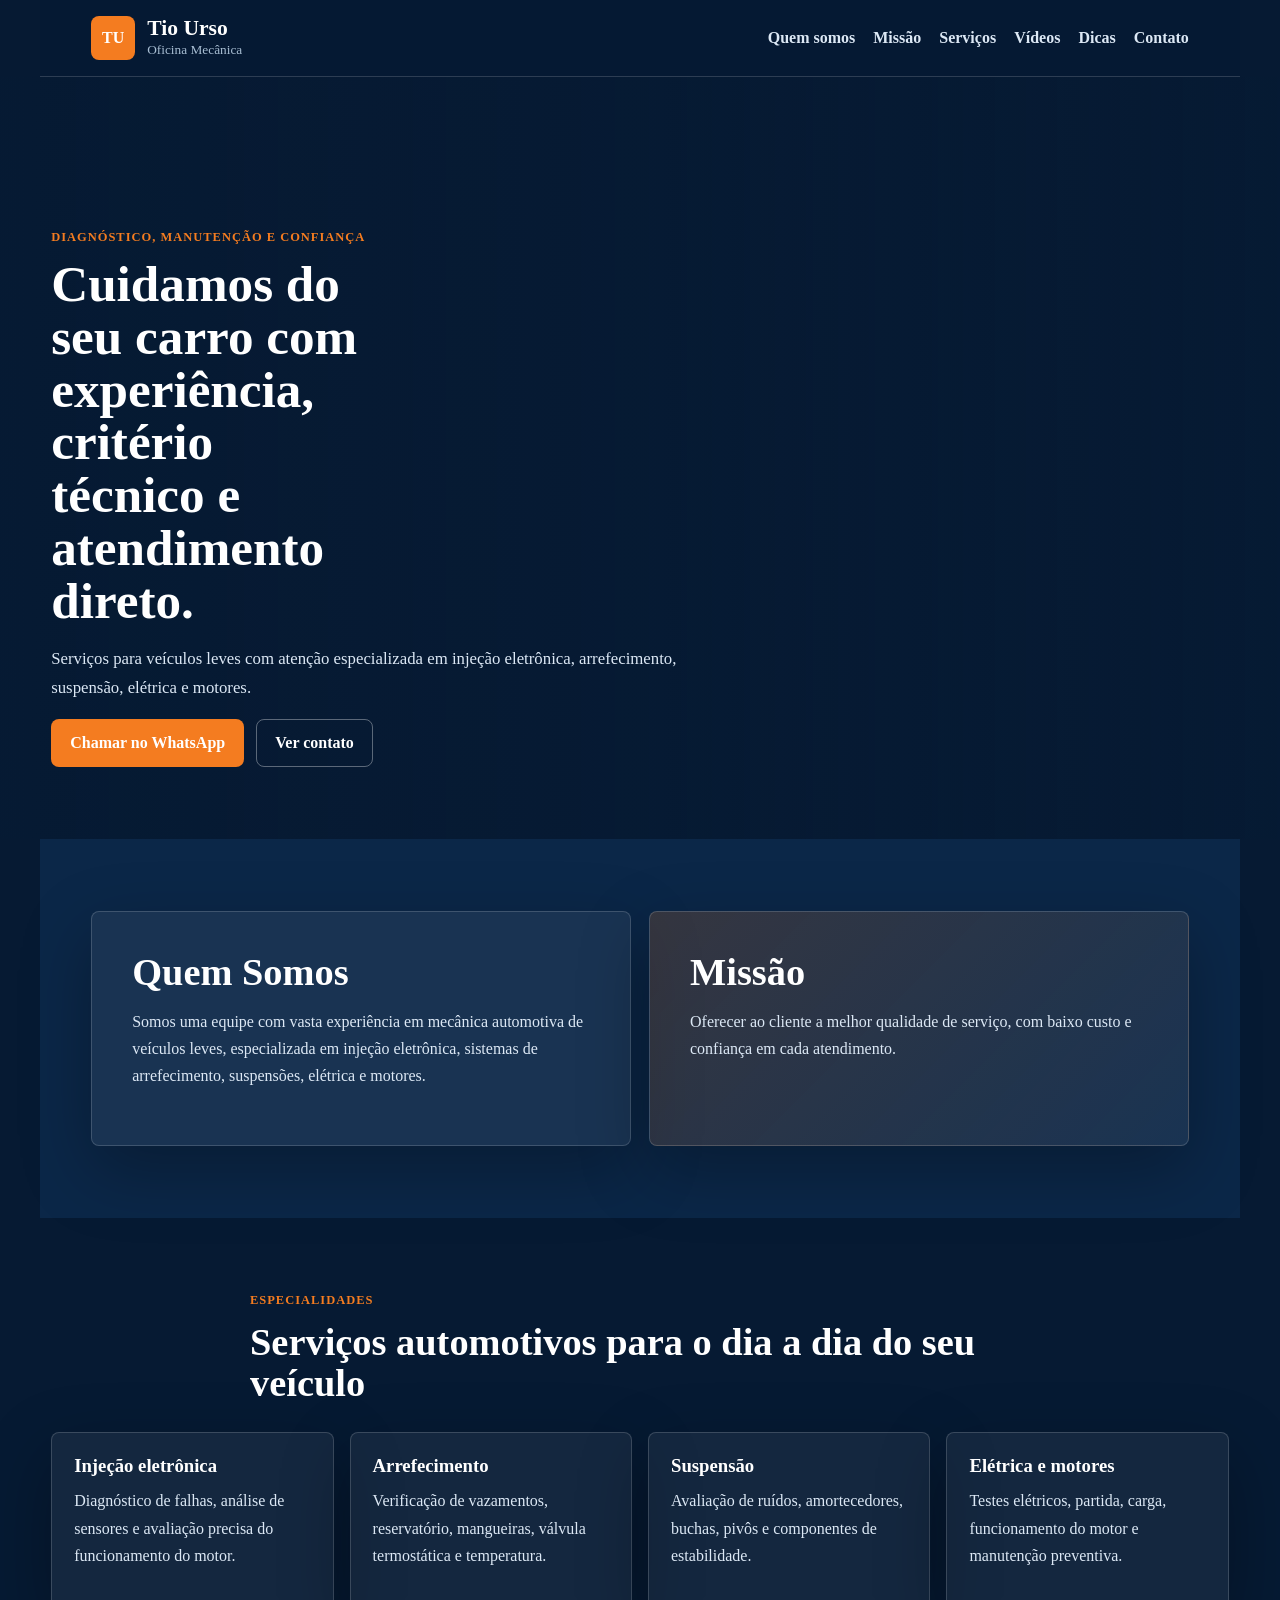
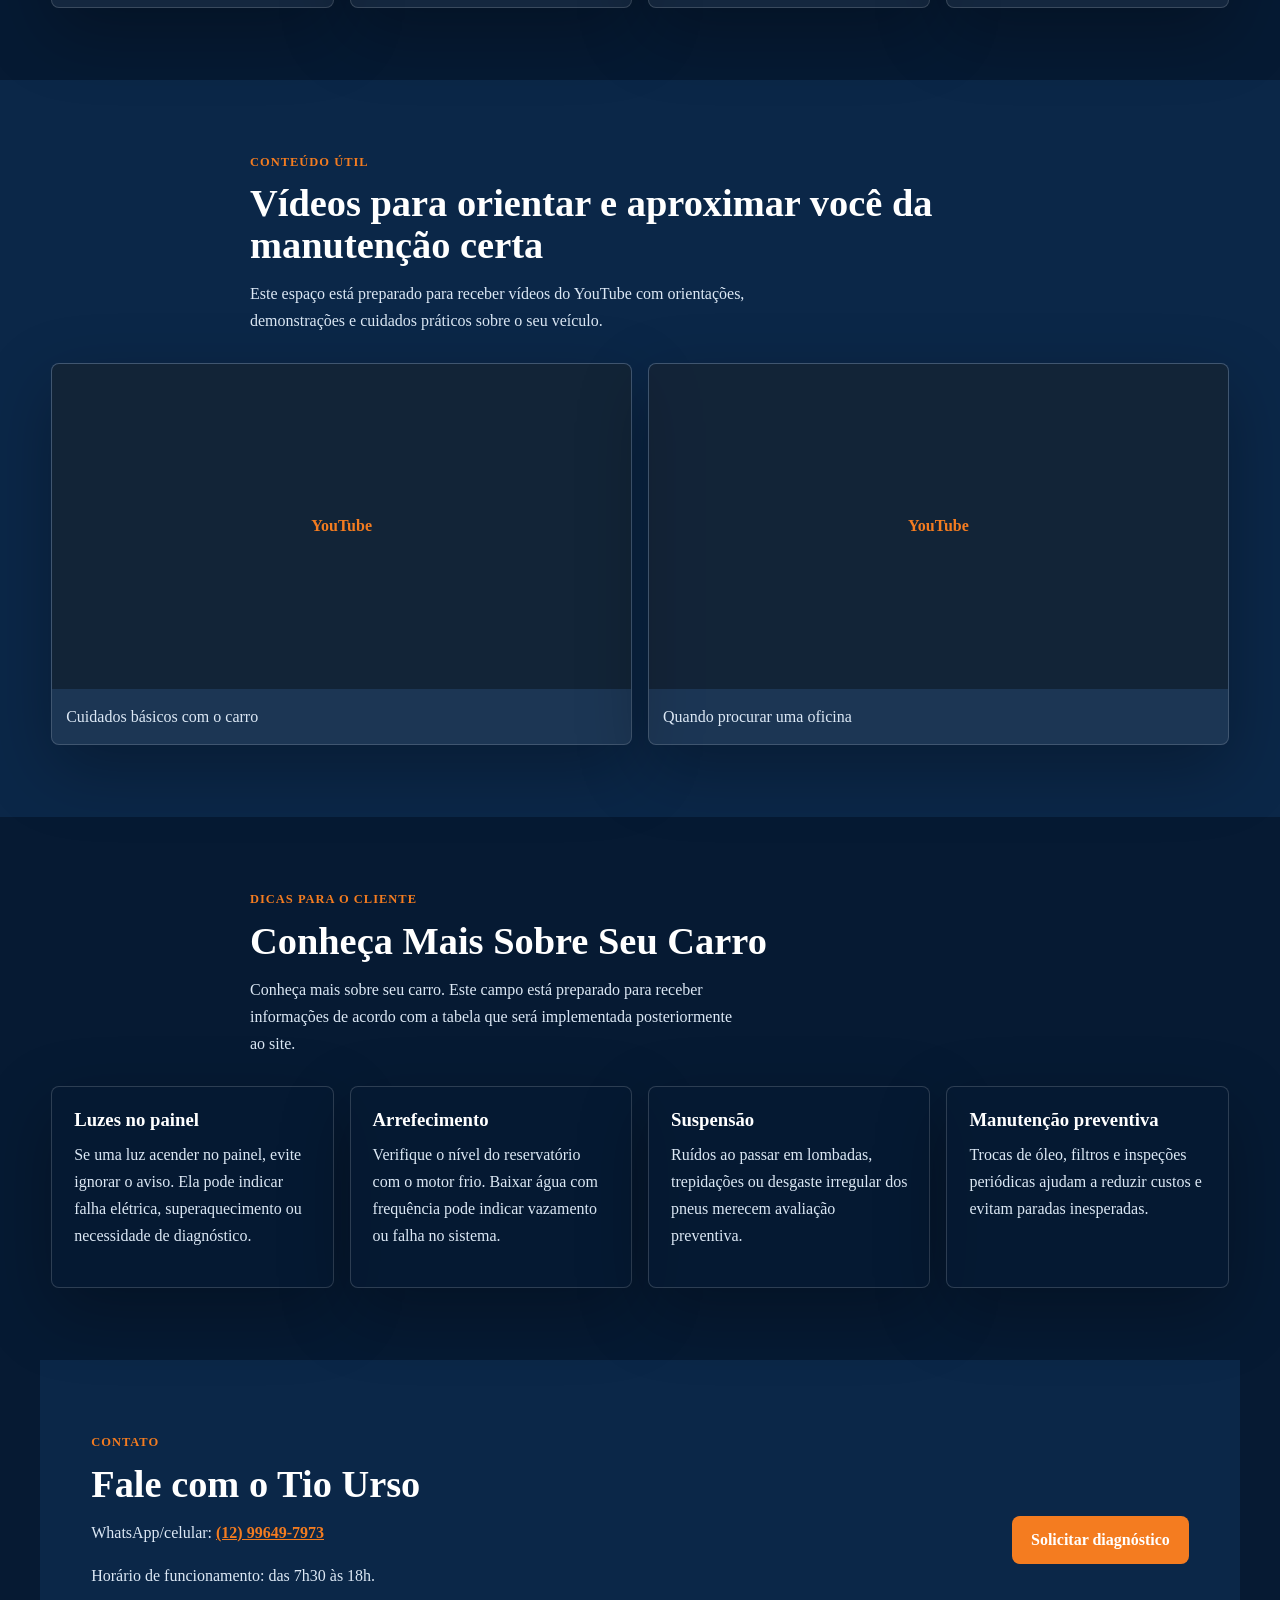
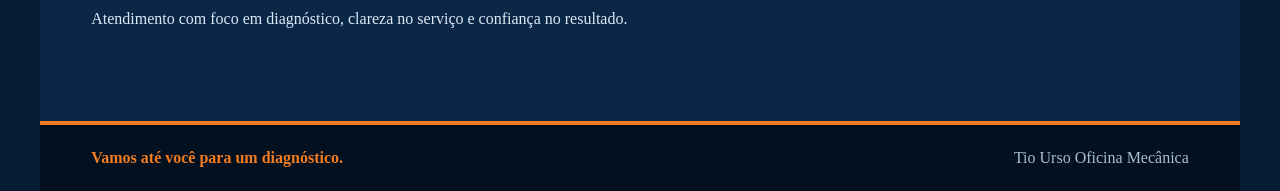
<file: index.html>
<!DOCTYPE html>
<html lang="pt-BR">
  <head>
    <meta charset="UTF-8" />
    <meta name="viewport" content="width=device-width, initial-scale=1.0" />
    <title>Tio Urso | Oficina Mecânica</title>
    <link rel="preconnect" href="https://fonts.googleapis.com" />
    <link rel="preconnect" href="https://fonts.gstatic.com" crossorigin />
    <link
      href="https://fonts.googleapis.com/css2?family=Inter:wght@400;500;600;700;800&display=swap"
      rel="stylesheet"
    />
    <link rel="stylesheet" href="./styles.css" />
  </head>
  <body>
    <header class="site-header">
      <a class="brand" href="#inicio" aria-label="Tio Urso Oficina Mecânica">
        <span class="brand-mark">TU</span>
        <span>
          <strong>Tio Urso</strong>
          <small>Oficina Mecânica</small>
        </span>
      </a>

      <nav class="main-nav" aria-label="Navegação principal">
        <a href="#quem-somos">Quem somos</a>
        <a href="#missao">Missão</a>
        <a href="#servicos">Serviços</a>
        <a href="#videos">Vídeos</a>
        <a href="#dicas">Dicas</a>
        <a href="#contato">Contato</a>
      </nav>
    </header>

    <main id="inicio">
      <section class="hero">
        <div class="hero-content">
          <p class="eyebrow">Diagnóstico, manutenção e confiança</p>
          <h1>Cuidamos do seu carro com experiência, critério técnico e atendimento direto.</h1>
          <p class="hero-text">
            Serviços para veículos leves com atenção especializada em injeção eletrônica, arrefecimento, suspensão,
            elétrica e motores.
          </p>
          <div class="hero-actions">
            <a class="button button-primary" href="https://wa.me/5512996497973" target="_blank" rel="noreferrer">
              Chamar no WhatsApp
            </a>
            <a class="button button-secondary" href="#contato">Ver contato</a>
          </div>
        </div>
      </section>

      <section class="section-grid" aria-label="Informações principais">
        <article class="info-block" id="quem-somos">
          <h2>Quem Somos</h2>
          <p>
            Somos uma equipe com vasta experiência em mecânica automotiva de veículos leves, especializada em
            injeção eletrônica, sistemas de arrefecimento, suspensões, elétrica e motores.
          </p>
        </article>

        <article class="info-block highlight-block" id="missao">
          <h2>Missão</h2>
          <p>
            Oferecer ao cliente a melhor qualidade de serviço, com baixo custo e confiança em cada atendimento.
          </p>
        </article>
      </section>

      <section class="services-band" id="servicos">
        <div class="section-heading">
          <p class="eyebrow">Especialidades</p>
          <h2>Serviços automotivos para o dia a dia do seu veículo</h2>
        </div>

        <div class="service-list">
          <article>
            <h3>Injeção eletrônica</h3>
            <p>Diagnóstico de falhas, análise de sensores e avaliação precisa do funcionamento do motor.</p>
          </article>
          <article>
            <h3>Arrefecimento</h3>
            <p>Verificação de vazamentos, reservatório, mangueiras, válvula termostática e temperatura.</p>
          </article>
          <article>
            <h3>Suspensão</h3>
            <p>Avaliação de ruídos, amortecedores, buchas, pivôs e componentes de estabilidade.</p>
          </article>
          <article>
            <h3>Elétrica e motores</h3>
            <p>Testes elétricos, partida, carga, funcionamento do motor e manutenção preventiva.</p>
          </article>
        </div>
      </section>

      <section class="media-section" id="videos">
        <div class="section-heading">
          <p class="eyebrow">Conteúdo útil</p>
          <h2>Vídeos para orientar e aproximar você da manutenção certa</h2>
          <p>
            Este espaço está preparado para receber vídeos do YouTube com orientações, demonstrações e cuidados
            práticos sobre o seu veículo.
          </p>
        </div>

        <div class="video-grid" id="videoGrid" aria-label="Vídeos do YouTube"></div>
      </section>

      <section class="tips-section" id="dicas">
        <div class="section-heading">
          <p class="eyebrow">Dicas para o cliente</p>
          <h2>Conheça Mais Sobre Seu Carro</h2>
          <p>
            Conheça mais sobre seu carro. Este campo está preparado para receber informações de acordo com a tabela
            que será implementada posteriormente ao site.
          </p>
        </div>

        <div class="tips-grid" id="tipsGrid"></div>
      </section>

      <section class="contact-section" id="contato">
        <div>
          <p class="eyebrow">Contato</p>
          <h2>Fale com o Tio Urso</h2>
          <p>
            WhatsApp/celular:
            <a href="https://wa.me/5512996497973" target="_blank" rel="noreferrer">(12) 99649-7973</a>
          </p>
          <p>Horário de funcionamento: das 7h30 às 18h.</p>
          <p>Atendimento com foco em diagnóstico, clareza no serviço e confiança no resultado.</p>
        </div>
        <a class="button button-primary" href="https://wa.me/5512996497973" target="_blank" rel="noreferrer">
          Solicitar diagnóstico
        </a>
      </section>
    </main>

    <footer class="site-footer">
      <strong>Vamos até você para um diagnóstico.</strong>
      <span>Tio Urso Oficina Mecânica</span>
    </footer>

    <div class="exit-message" id="exitMessage" aria-live="polite">
      <button type="button" id="closeExitMessage" aria-label="Fechar aviso">×</button>
      <strong>Vamos até você para um diagnóstico.</strong>
      <p>Chame a Tio Urso antes de adiar a manutenção do seu carro.</p>
    </div>

    <script src="./app.js"></script>
  </body>
</html>
</file>
<file: styles.css>
:root {
  --navy: #061a33;
  --navy-soft: #0b2748;
  --navy-panel: #102f55;
  --white: #ffffff;
  --text-soft: #dce8f5;
  --muted: #a8bed3;
  --orange: #f47c20;
  --orange-dark: #c95c0d;
  --border: rgba(255, 255, 255, 0.16);
  --shadow: 0 24px 70px rgba(0, 0, 0, 0.28);
}

* {
  box-sizing: border-box;
}

html {
  scroll-behavior: smooth;
}

body {
  margin: 0;
  font-family: "Inter", Arial, sans-serif;
  color: var(--white);
  background: var(--navy);
  overflow-x: hidden;
}

body,
button,
input,
select,
textarea {
  font: inherit;
}

a {
  color: inherit;
}

button {
  cursor: pointer;
}

.site-header {
  position: sticky;
  top: 0;
  z-index: 20;
  display: flex;
  align-items: center;
  justify-content: space-between;
  gap: 24px;
  min-height: 76px;
  padding: 16px clamp(18px, 4vw, 56px);
  background: rgba(6, 26, 51, 0.92);
  border-bottom: 1px solid var(--border);
  backdrop-filter: blur(16px);
}

.brand {
  display: inline-flex;
  align-items: center;
  gap: 12px;
  text-decoration: none;
}

.brand-mark {
  display: grid;
  place-items: center;
  width: 44px;
  height: 44px;
  border-radius: 8px;
  background: var(--orange);
  color: var(--white);
  font-weight: 800;
}

.brand strong,
.brand small {
  display: block;
}

.brand strong {
  font-size: 1.35rem;
  line-height: 1;
}

.brand small {
  color: var(--muted);
  margin-top: 2px;
}

.main-nav {
  display: flex;
  flex-wrap: wrap;
  justify-content: flex-end;
  gap: 8px 18px;
}

.main-nav a {
  display: inline-flex;
  align-items: center;
  min-height: 36px;
  color: var(--text-soft);
  font-weight: 600;
  text-decoration: none;
}

.main-nav a:hover {
  color: var(--orange);
}

.hero {
  min-height: 78vh;
  display: grid;
  align-items: end;
  padding: clamp(90px, 12vw, 150px) clamp(18px, 4vw, 56px) 72px;
  background:
    linear-gradient(90deg, rgba(6, 26, 51, 0.97), rgba(6, 26, 51, 0.82), rgba(6, 26, 51, 0.42)),
    url("https://images.pexels.com/photos/6870295/pexels-photo-6870295.jpeg?auto=compress&cs=tinysrgb&w=1600") center / cover;
}

.hero-content {
  width: min(760px, 100%);
}

.hero-content,
.section-grid,
.services-band > *,
.media-section > *,
.tips-section > *,
.contact-section,
.site-footer,
.site-header {
  width: min(1200px, 100%);
  margin-left: auto;
  margin-right: auto;
}

.eyebrow {
  margin: 0 0 10px;
  color: var(--orange);
  font-size: 0.78rem;
  font-weight: 800;
  letter-spacing: 0.08em;
  text-transform: uppercase;
}

h1,
h2,
h3,
p {
  margin-top: 0;
}

h1 {
  margin-bottom: 18px;
  font-size: clamp(2rem, 4vw, 3.9rem);
  line-height: 1.03;
  max-width: 12ch;
}

h2 {
  margin-bottom: 14px;
  font-size: clamp(1.6rem, 3vw, 2.45rem);
  line-height: 1.08;
}

h3 {
  margin-bottom: 10px;
}

p {
  color: var(--text-soft);
  line-height: 1.7;
}

.hero-text {
  max-width: 650px;
  font-size: 1.05rem;
}

.hero-actions {
  display: flex;
  flex-wrap: wrap;
  gap: 12px;
  align-items: center;
}

.button {
  display: inline-flex;
  align-items: center;
  justify-content: center;
  min-height: 48px;
  padding: 12px 18px;
  border: 1px solid transparent;
  border-radius: 8px;
  font-weight: 800;
  text-decoration: none;
  transition: transform 160ms ease, background 160ms ease, border-color 160ms ease;
}

.button:hover {
  transform: translateY(-2px);
}

.button-primary {
  background: var(--orange);
  color: var(--white);
}

.button-primary:hover {
  background: var(--orange-dark);
}

.button-secondary {
  border-color: rgba(255, 255, 255, 0.34);
  color: var(--white);
}

.button-secondary:hover {
  border-color: var(--orange);
}

.section-grid,
.services-band,
.media-section,
.tips-section,
.contact-section {
  padding: clamp(44px, 8vw, 72px) clamp(18px, 4vw, 56px);
}

.section-grid {
  display: grid;
  grid-template-columns: repeat(2, minmax(0, 1fr));
  gap: 18px;
  background: var(--navy-soft);
}

.info-block,
.service-list article,
.video-card,
.tips-grid article {
  border: 1px solid var(--border);
  border-radius: 8px;
  background: rgba(255, 255, 255, 0.06);
  box-shadow: var(--shadow);
}

.info-block {
  padding: clamp(22px, 4vw, 40px);
}

.highlight-block {
  background: linear-gradient(135deg, rgba(244, 124, 32, 0.18), rgba(255, 255, 255, 0.06));
}

.services-band {
  background: var(--navy);
}

.media-section {
  background: var(--navy-soft);
}

.section-heading {
  max-width: 780px;
  margin-bottom: 28px;
}

.section-heading p:last-child {
  max-width: 62ch;
}

.service-list,
.tips-grid,
.video-grid {
  display: grid;
  grid-template-columns: repeat(auto-fit, minmax(240px, 1fr));
  gap: 16px;
}

.service-list article,
.tips-grid article {
  padding: 22px;
}

.service-list h3,
.tips-grid h3 {
  color: var(--white);
}

.video-card {
  overflow: hidden;
  background: rgba(255, 255, 255, 0.07);
}

.video-frame {
  display: grid;
  place-items: center;
  aspect-ratio: 16 / 9;
  background: rgba(0, 0, 0, 0.34);
  color: var(--orange);
  font-weight: 800;
}

.video-card iframe {
  display: block;
  width: 100%;
  aspect-ratio: 16 / 9;
  border: 0;
}

.video-card p {
  margin: 0;
  padding: 14px;
}

.tips-section {
  background:
    linear-gradient(rgba(6, 26, 51, 0.9), rgba(6, 26, 51, 0.96)),
    url("https://images.unsplash.com/photo-1625047509258-ec889cbff17f?auto=format&fit=crop&w=1600&q=80") center / cover;
}

.tips-grid article {
  background: rgba(6, 26, 51, 0.76);
}

.contact-section {
  display: grid;
  grid-template-columns: minmax(0, 1fr) auto;
  gap: 18px;
  align-items: center;
  background: var(--navy-soft);
}

.contact-section > div {
  max-width: 720px;
}

.contact-section a:not(.button) {
  color: var(--orange);
  font-weight: 800;
}

.site-footer {
  display: flex;
  flex-wrap: wrap;
  justify-content: space-between;
  gap: 12px;
  padding: 24px clamp(18px, 4vw, 56px);
  background: #031020;
  border-top: 4px solid var(--orange);
}

.site-footer strong {
  color: var(--orange);
}

.site-footer span {
  color: var(--muted);
}

.exit-message {
  position: fixed;
  right: 18px;
  bottom: 18px;
  z-index: 40;
  display: none;
  width: min(360px, calc(100% - 36px));
  padding: 20px;
  border: 1px solid rgba(244, 124, 32, 0.7);
  border-radius: 8px;
  background: var(--white);
  color: var(--navy);
  box-shadow: var(--shadow);
}

.exit-message.is-visible {
  display: block;
}

.exit-message strong {
  display: block;
  color: var(--orange-dark);
  font-size: 1.2rem;
  margin-right: 28px;
}

.exit-message p {
  margin: 8px 0 0;
  color: #213650;
}

.exit-message button {
  position: absolute;
  top: 8px;
  right: 8px;
  width: 30px;
  height: 30px;
  border: 0;
  border-radius: 8px;
  background: var(--navy);
  color: var(--white);
  font-size: 1.2rem;
}

@media (max-width: 1100px) {
  .hero {
    min-height: 68vh;
    background-position: center;
  }
}

@media (max-width: 980px) {
  .site-header {
    flex-direction: column;
    align-items: flex-start;
    gap: 14px;
  }

  .main-nav {
    justify-content: flex-start;
    width: 100%;
  }

  .section-grid,
  .contact-section {
    grid-template-columns: 1fr;
  }

  .service-list,
  .tips-grid,
  .video-grid {
    grid-template-columns: repeat(2, minmax(0, 1fr));
  }

  .contact-section .button {
    width: auto;
  }
}

@media (max-width: 720px) {
  .site-header {
    position: static;
  }

  .main-nav {
    display: grid;
    grid-template-columns: repeat(2, minmax(0, 1fr));
    gap: 8px;
  }

  .main-nav a {
    justify-content: center;
    min-height: 42px;
    padding: 8px 10px;
    border: 1px solid var(--border);
    border-radius: 8px;
    background: rgba(255, 255, 255, 0.06);
    text-align: center;
  }

  h1 {
    max-width: 13ch;
  }

  .hero {
    min-height: 64vh;
    align-items: center;
    background-position: 68% center;
  }

  .hero-text {
    font-size: 0.98rem;
  }

  .site-footer {
    flex-direction: column;
  }
}

@media (max-width: 620px) {
  .hero {
    min-height: auto;
    padding-top: 58px;
    padding-bottom: 44px;
    background-position: 72% center;
  }

  .hero-actions,
  .contact-section {
    gap: 10px;
  }

  .service-list,
  .tips-grid,
  .video-grid {
    grid-template-columns: 1fr;
  }

  .button {
    width: 100%;
  }

  .main-nav {
    grid-template-columns: 1fr;
  }

  .main-nav a {
    width: 100%;
  }

  .contact-section .button {
    width: 100%;
  }
}

@media (max-width: 430px) {
  .brand strong {
    font-size: 1.18rem;
  }

  .brand-mark {
    width: 40px;
    height: 40px;
  }

  .main-nav {
    gap: 6px;
  }

  h1 {
    font-size: 1.7rem;
    max-width: 100%;
  }

  h2 {
    font-size: 1.35rem;
  }

  p {
    line-height: 1.6;
  }

  .hero-actions .button,
  .contact-section .button {
    min-height: 44px;
    padding-left: 14px;
    padding-right: 14px;
  }

  .info-block,
  .service-list article,
  .tips-grid article,
  .video-card p {
    padding: 18px;
  }

  .exit-message {
    right: 10px;
    bottom: 10px;
    width: calc(100% - 20px);
  }
}
</file>
